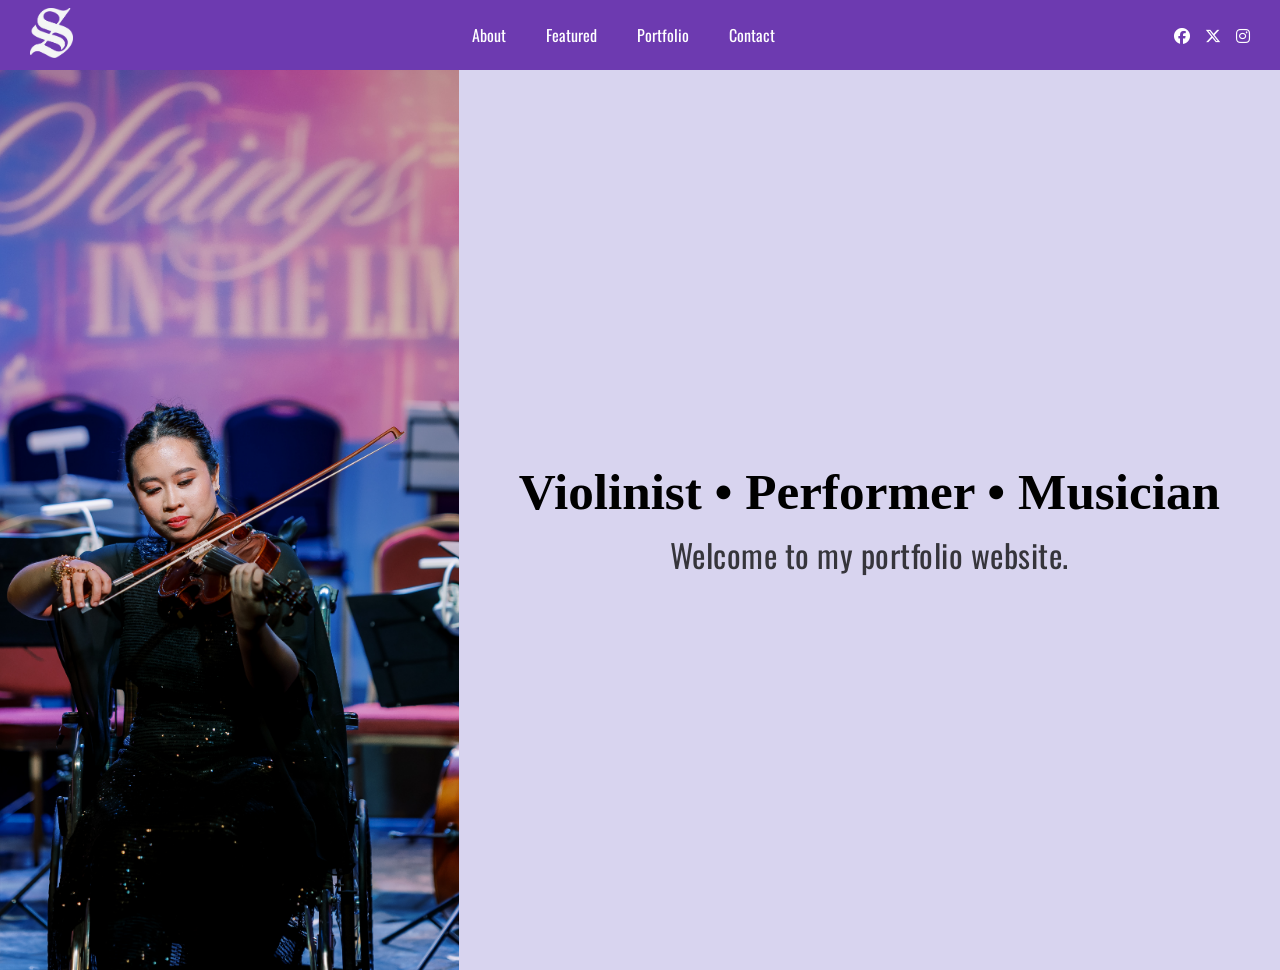
<file: index.html>
<!DOCTYPE html>
<html lang="en">
<head>

    <meta charset="UTF-8">
    <meta name="viewport"
          content="width=device-width, initial-scale=1.0">

    <title>Violin Portfolio</title>

    <link rel="stylesheet"
          href="css/style.css">

    <link rel="stylesheet"
    href="https://cdnjs.cloudflare.com/ajax/libs/font-awesome/6.5.1/css/all.min.css">

    <link href="https://fonts.googleapis.com/css2?family=Cormorant+Garamond:wght@400;600;700&family=Oswald:wght@300;400;500&display=swap"
    rel="stylesheet">

</head>

<body>
<header>

<nav class="navbar">

    <a href="index.html" class="logo">
    <img src="images/logo.png" alt="Logo">
    </a>

    <ul class="nav-links">

        <li><a href="about.html">About</a></li>

        <li><a href="featured.html">
        Featured
        </a></li>

        <li><a href="portfolio.html">
        Portfolio
        </a></li>

        <li><a href="contact.html">
        Contact
        </a></li>

    </ul>

    <div class="socials">

    <a href="https://www.facebook.com/sydnie.mar.1">
        <i class="fab fa-facebook"></i>
    </a>

    <a href="#">
        <i class="fa-brands fa-x-twitter"></i>
    </a>

    <a href="#">
        <i class="fab fa-instagram"></i>
    </a>

</div>

</nav>
<section class="hero">

    <div class="hero-image">

        <img
        src="images/violin.JPG"
        alt="Profile">

    </div>

    <div class="hero-content">

        <h1>
            Violinist • Performer • Musician
        </h1>

        <p>
            Welcome to my portfolio website.
        </p>

    </div>

</section>
</header>
</body>
</html>
</file>
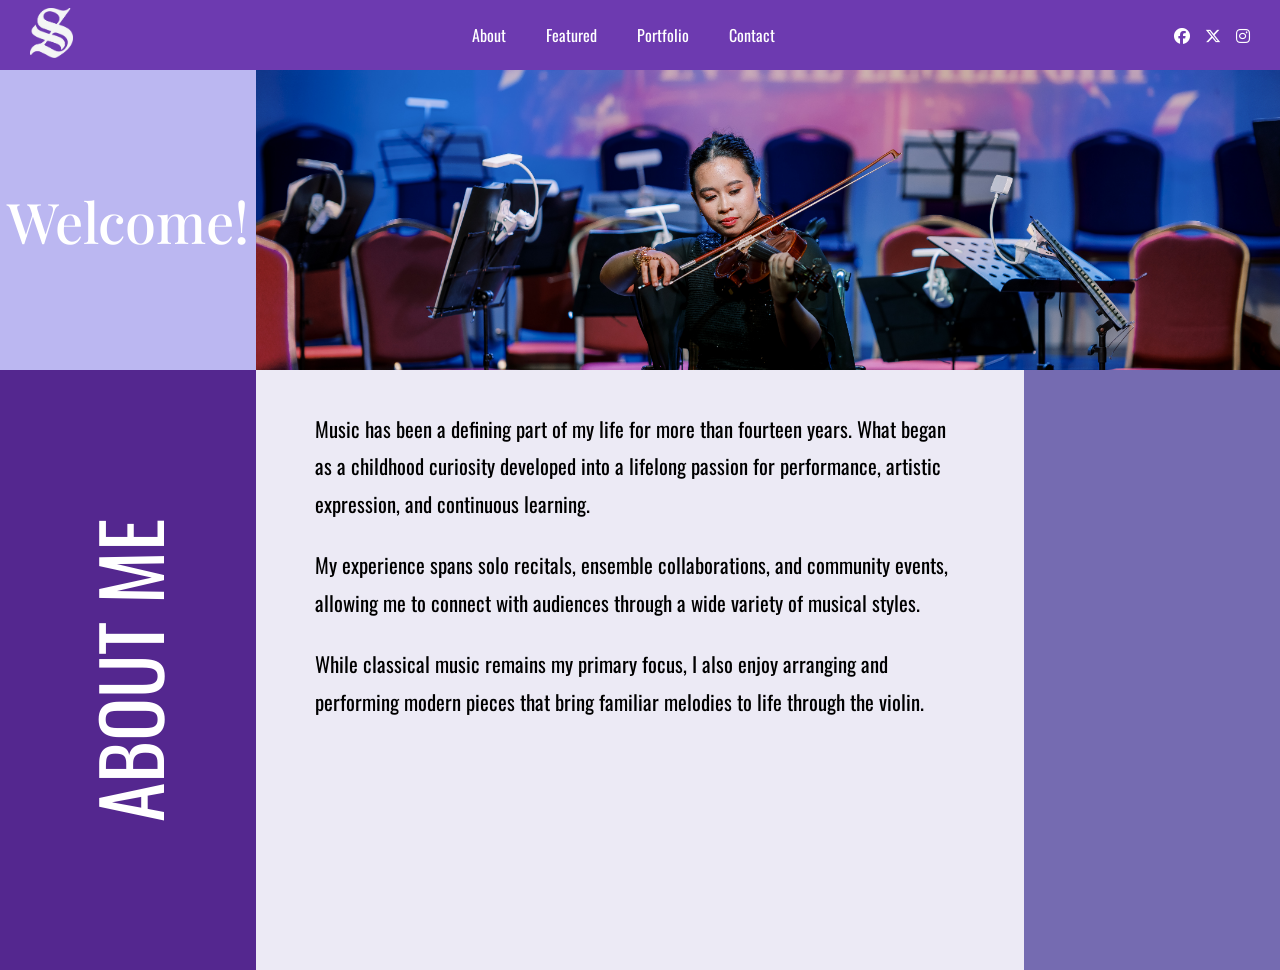
<file: about.html>
<!DOCTYPE html>
<html lang="en">
<head>

    <meta charset="UTF-8">
    <meta name="viewport"
          content="width=device-width, initial-scale=1.0">

    <title>Violin Portfolio</title>

    <link rel="stylesheet"
          href="css/style.css">

    <link rel="stylesheet"
    href="https://cdnjs.cloudflare.com/ajax/libs/font-awesome/6.5.1/css/all.min.css">

    <link href="https://fonts.googleapis.com/css2?family=Cormorant+Garamond:wght@400;600;700&family=Oswald:wght@300;400;500&display=swap"
    rel="stylesheet">

    <link href="https://fonts.googleapis.com/css2?family=Playfair+Display:wght@400;600;700&display=swap" rel="stylesheet">

</head>

<body>
<header>

<nav class="navbar">

    <a href="index.html" class="logo">
    <img src="images/logo.png" alt="Logo">
    </a>

    <ul class="nav-links">

        <li><a href="about.html">About</a></li>

        <li><a href="featured.html">
        Featured
        </a></li>

        <li><a href="portfolio.html">
        Portfolio
        </a></li>

        <li><a href="contact.html">
        Contact
        </a></li>

    </ul>

    <div class="socials">

    <a href="https://www.facebook.com/sydnie.mar.1">
        <i class="fab fa-facebook"></i>
    </a>

    <a href="#">
        <i class="fa-brands fa-x-twitter"></i>
    </a>

    <a href="#">
        <i class="fab fa-instagram"></i>
    </a>

</div>
</nav>
<section class="about-grid">

    <!-- TOP LEFT -->
    <div class="welcome-box">
        <h1>Welcome!</h1>
    </div>

    <!-- TOP RIGHT -->
    <div class="image-box">
        <img src="images/violin.JPG" alt="">
    </div>

    <!-- BOTTOM LEFT (vertical rectangle) -->
    <div class="side-label">
        ABOUT ME
    </div>

    <!-- BOTTOM MIDDLE (main text) -->
    <div class="about-text">
        <p>
            Music has been a defining part of my life for
            more than fourteen years. What began as a
            childhood curiosity developed into a lifelong
            passion for performance, artistic expression,
            and continuous learning.
        </p><br>
        <p>
            My experience spans solo recitals, ensemble
            collaborations, and community events, allowing
            me to connect with audiences through a wide
            variety of musical styles.
        </p><br>
        <p>
            While classical music remains my primary focus,
            I also enjoy arranging and performing modern
            pieces that bring familiar melodies to life
            through the violin.
        </p>
    </div>

    <!-- BOTTOM RIGHT (decor box) -->
    <div class="decor-box"></div>

</section>
</header>
</body>
</file>
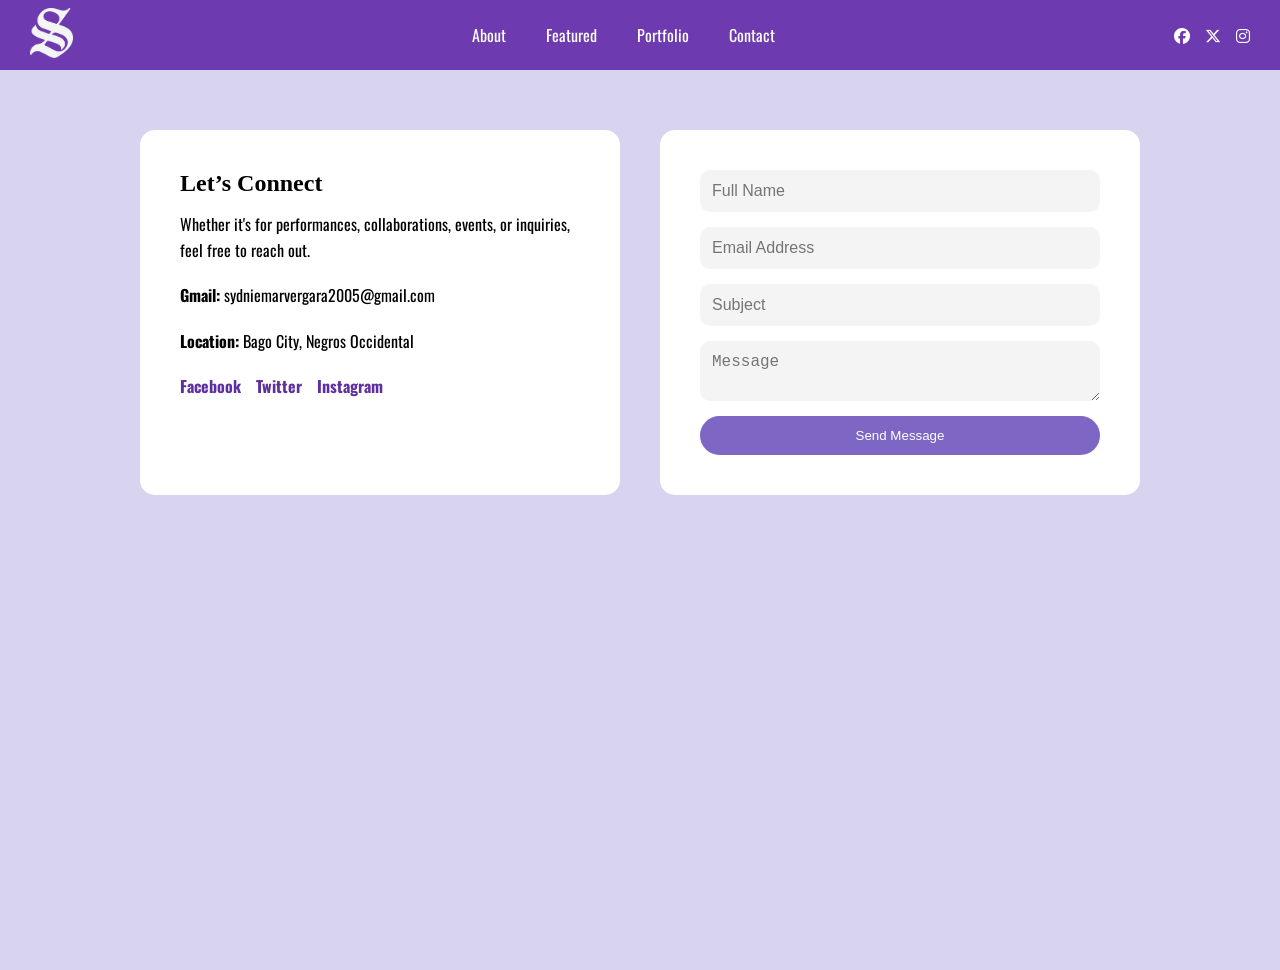
<file: contact.html>
<!DOCTYPE html>
<html lang="en">
<head>

    <meta charset="UTF-8">
    <meta name="viewport"
          content="width=device-width, initial-scale=1.0">

    <title>Violin Portfolio</title>

    <link rel="stylesheet"
          href="css/style.css">

    <link rel="stylesheet"
    href="https://cdnjs.cloudflare.com/ajax/libs/font-awesome/6.5.1/css/all.min.css">

    <link href="https://fonts.googleapis.com/css2?family=Cormorant+Garamond:wght@400;600;700&family=Oswald:wght@300;400;500&display=swap"
    rel="stylesheet">

</head>

<body>
<header>

<nav class="navbar">

    <a href="index.html" class="logo">
    <img src="images/logo.png" alt="Logo">
    </a>

    <ul class="nav-links">

        <li><a href="about.html">About</a></li>

        <li><a href="featured.html">
        Featured
        </a></li>

        <li><a href="portfolio.html">
        Portfolio
        </a></li>

        <li><a href="contact.html">
        Contact
        </a></li>

    </ul>

    <div class="socials">

    <a href="https://www.facebook.com/sydnie.mar.1">
        <i class="fab fa-facebook"></i>
    </a>

    <a href="#">
        <i class="fa-brands fa-x-twitter"></i>
    </a>

    <a href="#">
        <i class="fab fa-instagram"></i>
    </a>

</div>
</nav>
<main class="contact-page">

    <section class="contact-container">

        <!-- LEFT SIDE -->
        <div class="contact-info">

            <h1>Let’s Connect</h1>

            <p>
                Whether it's for performances, collaborations,
                events, or inquiries, feel free to reach out.
            </p>

            <div class="contact-details">
                <p><strong>Gmail:</strong> sydniemarvergara2005@gmail.com</p>
                <p><strong>Location:</strong> Bago City, Negros Occidental</p>
            </div>

            <div class="contact-socials">

                <a href="https://www.facebook.com/sydnie.mar.1">Facebook</a>
                <a href="#">Twitter</a>
                <a href="#">Instagram</a>

            </div>

        </div>

        <!-- RIGHT SIDE -->
        <div class="contact-form">

            <form>

                <input type="text" placeholder="Full Name" required>

                <input type="email" placeholder="Email Address" required>

                <input type="text" placeholder="Subject">

                <textarea placeholder="Message" required></textarea>

                <button type="submit">Send Message</button>

            </form>

        </div>

    </section>

</main>
</header>
</body>
</file>
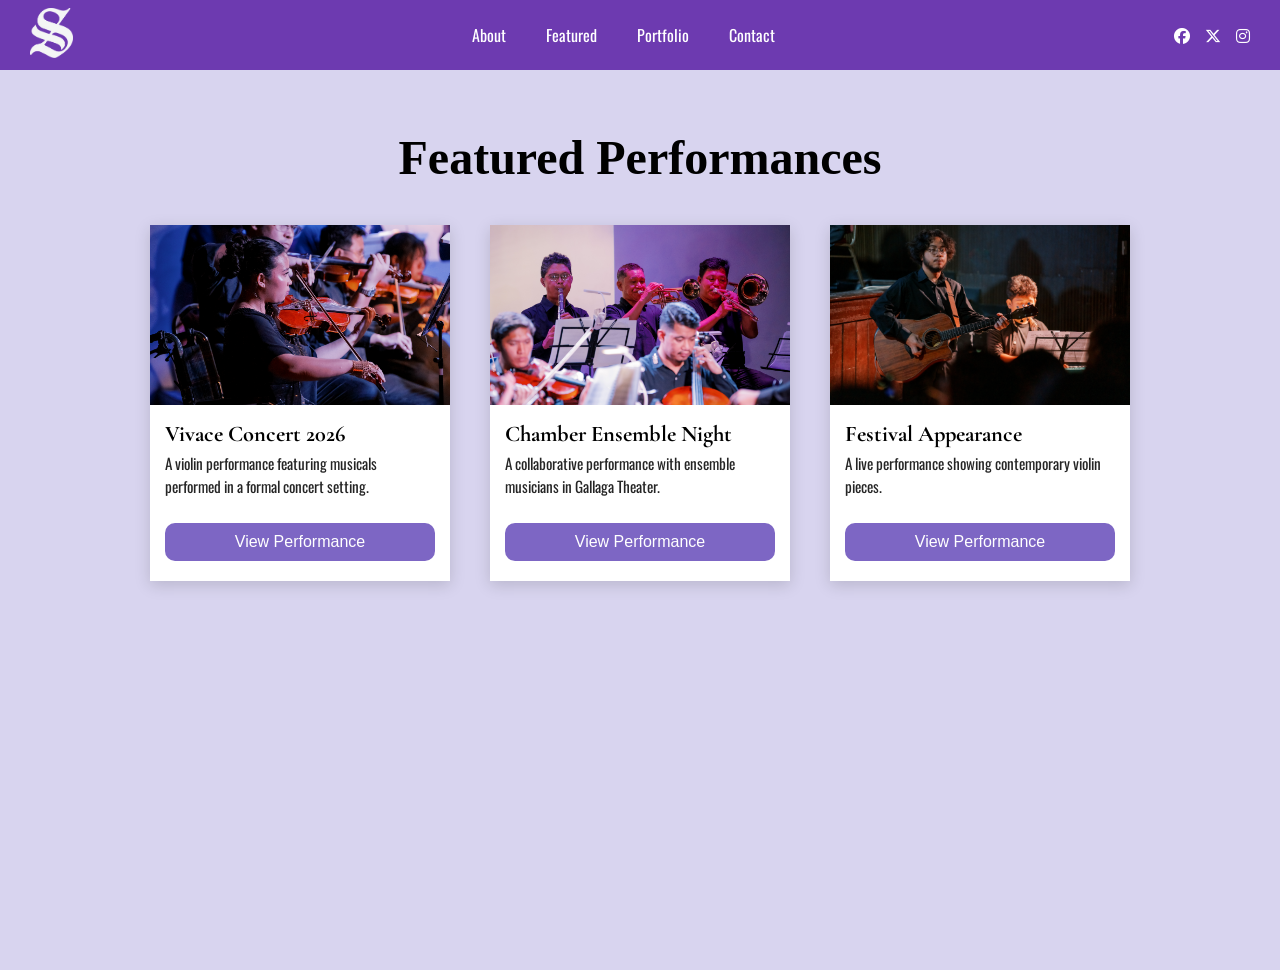
<file: featured.html>
<!DOCTYPE html>
<html lang="en">
<head>

    <meta charset="UTF-8">
    <meta name="viewport"
          content="width=device-width, initial-scale=1.0">

    <title>Violin Portfolio</title>

    <link rel="stylesheet"
          href="css/style.css">

    <link rel="stylesheet"
    href="https://cdnjs.cloudflare.com/ajax/libs/font-awesome/6.5.1/css/all.min.css">

    <link href="https://fonts.googleapis.com/css2?family=Cormorant+Garamond:wght@400;600;700&family=Oswald:wght@300;400;500&display=swap"
    rel="stylesheet">

</head>

<body>
<header>

<nav class="navbar">

    <a href="index.html" class="logo">
    <img src="images/logo.png" alt="Logo">
    </a>

    <ul class="nav-links">

        <li><a href="about.html">About</a></li>

        <li><a href="featured.html">
        Featured
        </a></li>

        <li><a href="portfolio.html">
        Portfolio
        </a></li>

        <li><a href="contact.html">
        Contact
        </a></li>

    </ul>

    <div class="socials">

    <a href="https://www.facebook.com/sydnie.mar.1">
        <i class="fab fa-facebook"></i>
    </a>

    <a href="#">
        <i class="fa-brands fa-x-twitter"></i>
    </a>

    <a href="#">
        <i class="fab fa-instagram"></i>
    </a>

</div>
</nav>
<section class="featured-section">

    <h1 class="page-title">Featured Performances</h1>

    <div class="featured-wrapper">

        <!-- BOX 1 -->
        <div class="featured-box">

            <img src="images/featured1.JPG" alt="Performance 1">

            <h3>Vivace Concert 2026</h3>

            <p>
                A violin performance featuring musicals performed in a formal concert setting.
            </p>

            <button onclick="openModal(
                'images/featured1.JPG',
                'Spring Recital 2024',
                'Solo violin recital featuring Bach, Vivaldi, and classical works.'
            )">
                View Performance
            </button>

        </div>

        <!-- BOX 2 -->
        <div class="featured-box">

            <img src="images/featured2.JPG" alt="Performance 2">

            <h3>Chamber Ensemble Night</h3>

            <p>
                A collaborative performance with ensemble musicians
                in Gallaga Theater.
            </p>

            <button onclick="openModal(
                'images/featured2.JPG',
                'Chamber Ensemble Night',
                'String ensemble collaboration in a formal chamber setting.'
            )">
                View Performance
            </button>

        </div>

        <!-- BOX 3 -->
        <div class="featured-box">

            <img src="images/featured3.JPG" alt="Performance 3">

            <h3>Festival Appearance</h3>

            <p>
                A live performance showing contemporary violin pieces.
            </p>

            <button onclick="openModal(
                'images/featured3.JPG',
                'Festival Appearance',
                'Live festival performance featuring modern violin repertoire.'
            )">
                View Performance
            </button>

        </div>

    </div>

</section>
<div id="modal" class="modal" role="dialog" aria-hidden="true">

    <div class="modal-content">

        <button class="close-btn" onclick="closeModal()">
            &times;
        </button>

        <img id="modalImage" alt="Featured performance image">

        <h2 id="modalTitle"></h2>

        <p id="modalDescription"></p>

    </div>

</div>
</header>
</body>
</file>
<file: css/style.css>
*{
    margin:0;
    padding:0;
    box-sizing:border-box;
}

body{
    font-family:'Oswald',sans-serif;
}

h1, h2, h3{
    font-family:'Playfair Display', serif;
}

.navbar{

    height:70px;

    background:#6d3ab0;

    display:flex;

    justify-content:space-between;

    align-items:center;

    padding:0 30px;
}

.logo{
    color:white;
    text-decoration:none;
}

.logo img{
    height:50px;
    width:auto;
    filter:brightness(1.1);
}

.nav-links{

    display:flex;

    list-style:none;

    gap:40px;
}

.nav-links a{

    text-decoration:none;

    color:white;
}

.socials{

    display:flex;

    gap:15px;
}

.socials a{
    color:white;
}

.hero{
    display:grid;
    grid-template-columns: 1fr 1fr;
    min-height:100vh;
    align-items:stretch;
    background:#d8d4ef;
}

.hero-image img{
    width:100%;
    height:100%;
    object-fit:cover;
    display:block;
}

.hero-content{
    display:flex;
    flex-direction:column;
    justify-content:center;
    align-items:center;
    text-align:center;
    padding:60px;
}

.hero-content p{
    font-size:2rem;
    letter-spacing:0.5px;
    opacity:0.75;
    margin-top:10px;
}

.hero-content h1{
    font-family:'Playfair Display', serif;

    font-size: clamp(2rem, 4vw, 4rem);
    text-align:center;
    margin:0;
    white-space: nowrap;
}

@media(max-width:700px){
    .hero-content h1{
        white-space: normal;
        font-size: 2rem;
    }
}

/*About Page Styles*/

.about-grid{
    display:grid;

    grid-template-columns: 1fr 3fr 1fr;
    grid-template-rows: 300px 1fr;

    min-height:100vh;
}

.welcome-box{
    grid-column:1;
    grid-row:1;

    background:#BBB7F1;

    display:flex;
    align-items:center;
    justify-content:center;

    font-weight:500;
    font-size:2.5rem;
}

.welcome-box h1{
    font-family:'Playfair Display',serif;
    font-weight:500;
    font-size:3.5rem;
    color:white;
}

.image-box{
    grid-column:2 / 4;
    grid-row:1;
}

.image-box img{
    width:100%;
    height:100%;
    object-fit:cover;
    display:block;
}

.side-label{
    grid-column:1;
    grid-row:2;

    background:#54278F;
    color:white;

    display:flex;
    align-items:center;
    justify-content:center;

    writing-mode:vertical-rl;
    transform:rotate(180deg);
    font-size:5rem;
}

.about-text{
    grid-column:2;
    grid-row:2;

    background:#eceaf5;

    padding:40px;

    display:block;
}

.about-text p{
    width:100%;
    max-width: 650px;
    font-size:1.3rem;
    line-height:1.8;
    align-items:flex-start;
    margin:0 auto;
    display:block;
    white-space:normal;
}

.decor-box{
    grid-column:3;
    grid-row:2;

    background:#756BB1;
}

.welcome-box,
.image-box,
.side-label,
.about-text,
.decor-box{
    height:100%;
}

/*Featured Page Styles*/

.featured-section{
    background:#d8d4ef;
    min-height:100vh;
    padding:60px 40px;
}

.featured-wrapper{
    display:flex;
    justify-content:center;
    gap:40px;
    flex-wrap:wrap;
    margin-top:20px;
}

.featured-box{
    width:300px;
    background:white;

    border-radius:0;
    box-shadow:0 4px 15px rgba(0,0,0,.15);

    display:flex;
    flex-direction:column;

    overflow:hidden;
}

.featured-box img{
    width:100%;
    height:180px;
    object-fit:cover;
}

.featured-box h3{
    margin:15px 15px 5px;
    font-family:'Cormorant Garamond', serif;
    font-size:1.4rem;
}

.featured-box p{
    margin:0 15px 15px;
    font-size:0.95rem;
    line-height:1.5;
    opacity:0.85;
}

.featured-box button{
    margin:10px 15px 20px;

    padding:10px;

    border:none;
    border-radius:10px;

    background:#7d66c4;
    color:white;

    cursor:pointer;
    font-size:1rem;

    transition:0.2s ease;
}

.featured-box button:hover{
    opacity:0.85;
}

.page-title{
    text-align:center;
    font-size:3rem;
    margin-bottom:40px;
}

.page-subtitle{
    text-align:center;
    opacity:.7;
    margin-bottom:40px;
}

.featured-grid{
    display:grid;
    grid-template-columns:repeat(auto-fit, minmax(280px, 1fr));
    gap:35px;
}

.performance-card{
    background:white;
    border-radius:15px;
    overflow:hidden;
    box-shadow:var(--shadow);
    transition:transform .2s ease;
}

.performance-card:hover{
    transform:translateY(-5px);
}

.performance-card img{
    width:100%;
    height:240px;
    object-fit:cover;
}

.card-content{
    padding:20px;
}

.performance-card h3{
    margin-bottom:10px;
    font-family:'Cormorant Garamond', serif;
}

.performance-card p{
    font-size:1rem;
    line-height:1.6;
    opacity:.85;
}

.performance-card button{
    margin-top:15px;
    padding:10px 18px;
    border:none;
    border-radius:20px;
    background:var(--medium-purple);
    color:white;
    cursor:pointer;
    transition:opacity .2s ease;
}

.performance-card button:hover{
    opacity:.85;
}

.modal{
    display:none;
    position:fixed;
    top:0;
    left:0;
    width:100%;
    height:100%;

    background:rgba(0,0,0,0.6);

    justify-content:center;
    align-items:center;
}

.modal-content{
    background:white;
    padding:20px;
    max-width:500px;
    position:relative;
}

.close-btn{
    position:absolute;
    top:10px;
    right:15px;

    font-size:30px;
    cursor:pointer;
}

/*Portfolio Page Styles*/

.portfolio-page{
    background:#d8d4ef;
    min-height:100vh;
    padding-bottom:60px;
}

.portfolio-header img{
    width:220px;
    height:300px;

    object-fit:cover;

    border-radius:15px;
}

.portfolio-header{
    display:flex;

    align-items:center;

    justify-content:center;

    gap:40px;

    padding:50px;
}

.portfolio-section h2{
    text-align:center;
    margin-top:60px;
    margin-bottom:30px;
}

.portfolio-grid{
    display:grid;
    grid-template-columns:repeat(2,350px);
    justify-content:center;
    gap:40px;
    margin-top:30px;
}

.portfolio-category{
    background:white;

    padding:30px;

    min-height:150px;

    box-shadow:0 4px 15px rgba(0,0,0,.15);

    text-align:center;
}

.portfolio-card{
    background:white;
    box-shadow:var(--shadow);
    overflow:hidden;
}

.portfolio-card img{
    width:100%;
    height:220px;
    object-fit:cover;
}

.portfolio-card h3{
    padding:15px;
}

.portfolio-card p{
    padding:0 15px 20px;
}

.header-info h1{
    margin-bottom:10px;
}

.header-info h2{
    margin-bottom:10px;
}

.skills-section{
    text-align:center;
    margin:50px 0;
}

.skills-grid{
    display:flex;
    justify-content:center;
    gap:30px;
    margin-top:20px;
}

.skill-box{
    background:white;
    padding:20px;
    width:220px;

    box-shadow:0 4px 15px rgba(0,0,0,.15);
}

.section-divider{
    width:70%;
    height:1px;

    margin:50px auto;

    background:linear-gradient(
        to right,
        transparent,
        rgba(93,47,159,0.4),
        transparent
    );
}

/*Contact Page Styles*/

.contact-page{
    background:#d8d4ef;
    min-height:100vh;
    padding:60px 40px;
}

.contact-container{
    display:grid;
    grid-template-columns:1fr 1fr;
    gap:40px;

    max-width:1000px;
    margin:0 auto;
}

.contact-info{
    background:white;
    padding:40px;
    box-shadow:var(--shadow);
    border-radius:15px;
}

.contact-info h1{
    margin-bottom:15px;
}

.contact-info p{
    line-height:1.6;
    margin-bottom:20px;
}

.contact-socials{
    display:flex;
    gap:15px;
    margin-top:20px;
}

.contact-socials a{
    text-decoration:none;
    color:#5d2f9f;
    font-weight:bold;
}

.contact-form{
    background:white;
    padding:40px;
    box-shadow:var(--shadow);
    border-radius:15px;
}

.contact-form form{
    display:flex;
    flex-direction:column;
    gap:15px;
}

.contact-form input,
.contact-form textarea{
    padding:12px;
    border:none;
    background:#f4f4f4;
    border-radius:10px;
    font-size:1rem;
}

.contact-form button{
    padding:12px;
    border:none;
    border-radius:20px;

    background:#7d66c4;
    color:white;

    cursor:pointer;
    transition:0.2s ease;
}

.contact-form button:hover{
    opacity:0.85;
}

@media(max-width:900px){

    .contact-container{
        grid-template-columns:1fr;
    }

}
</file>
